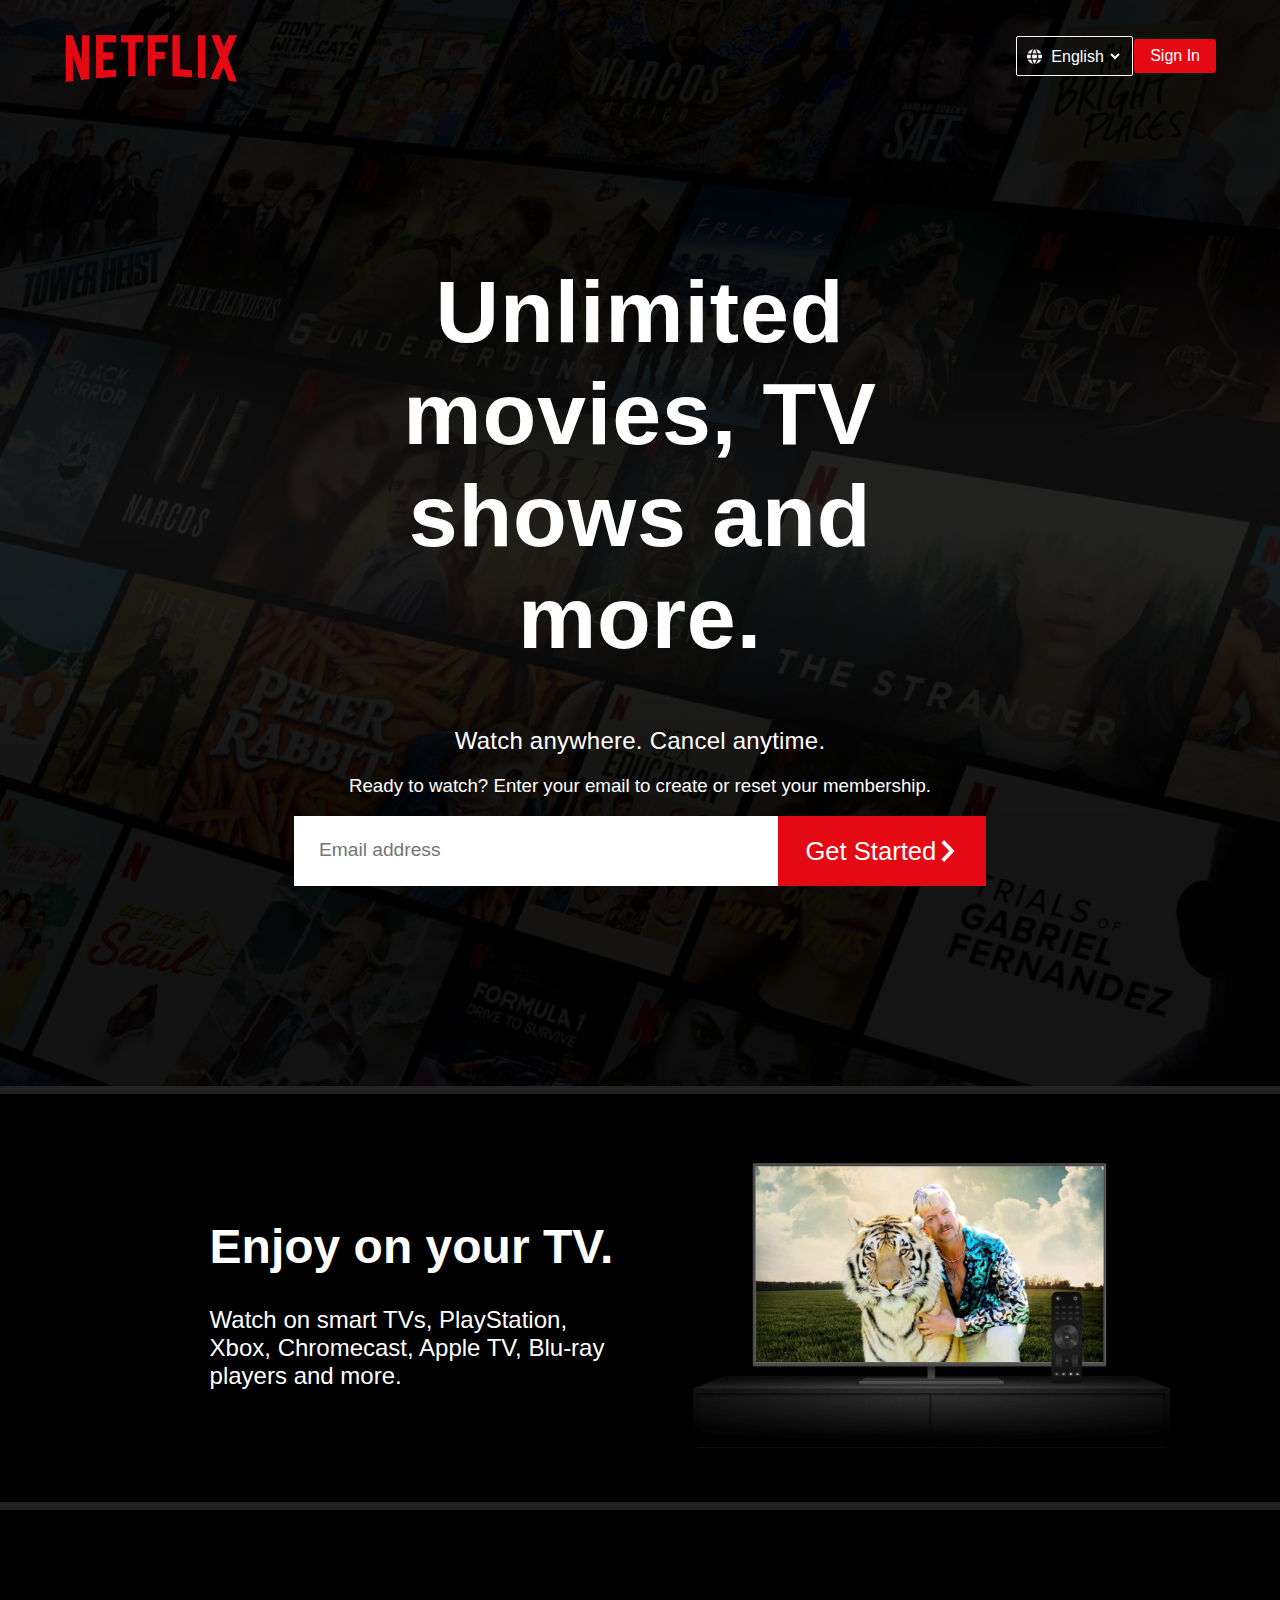
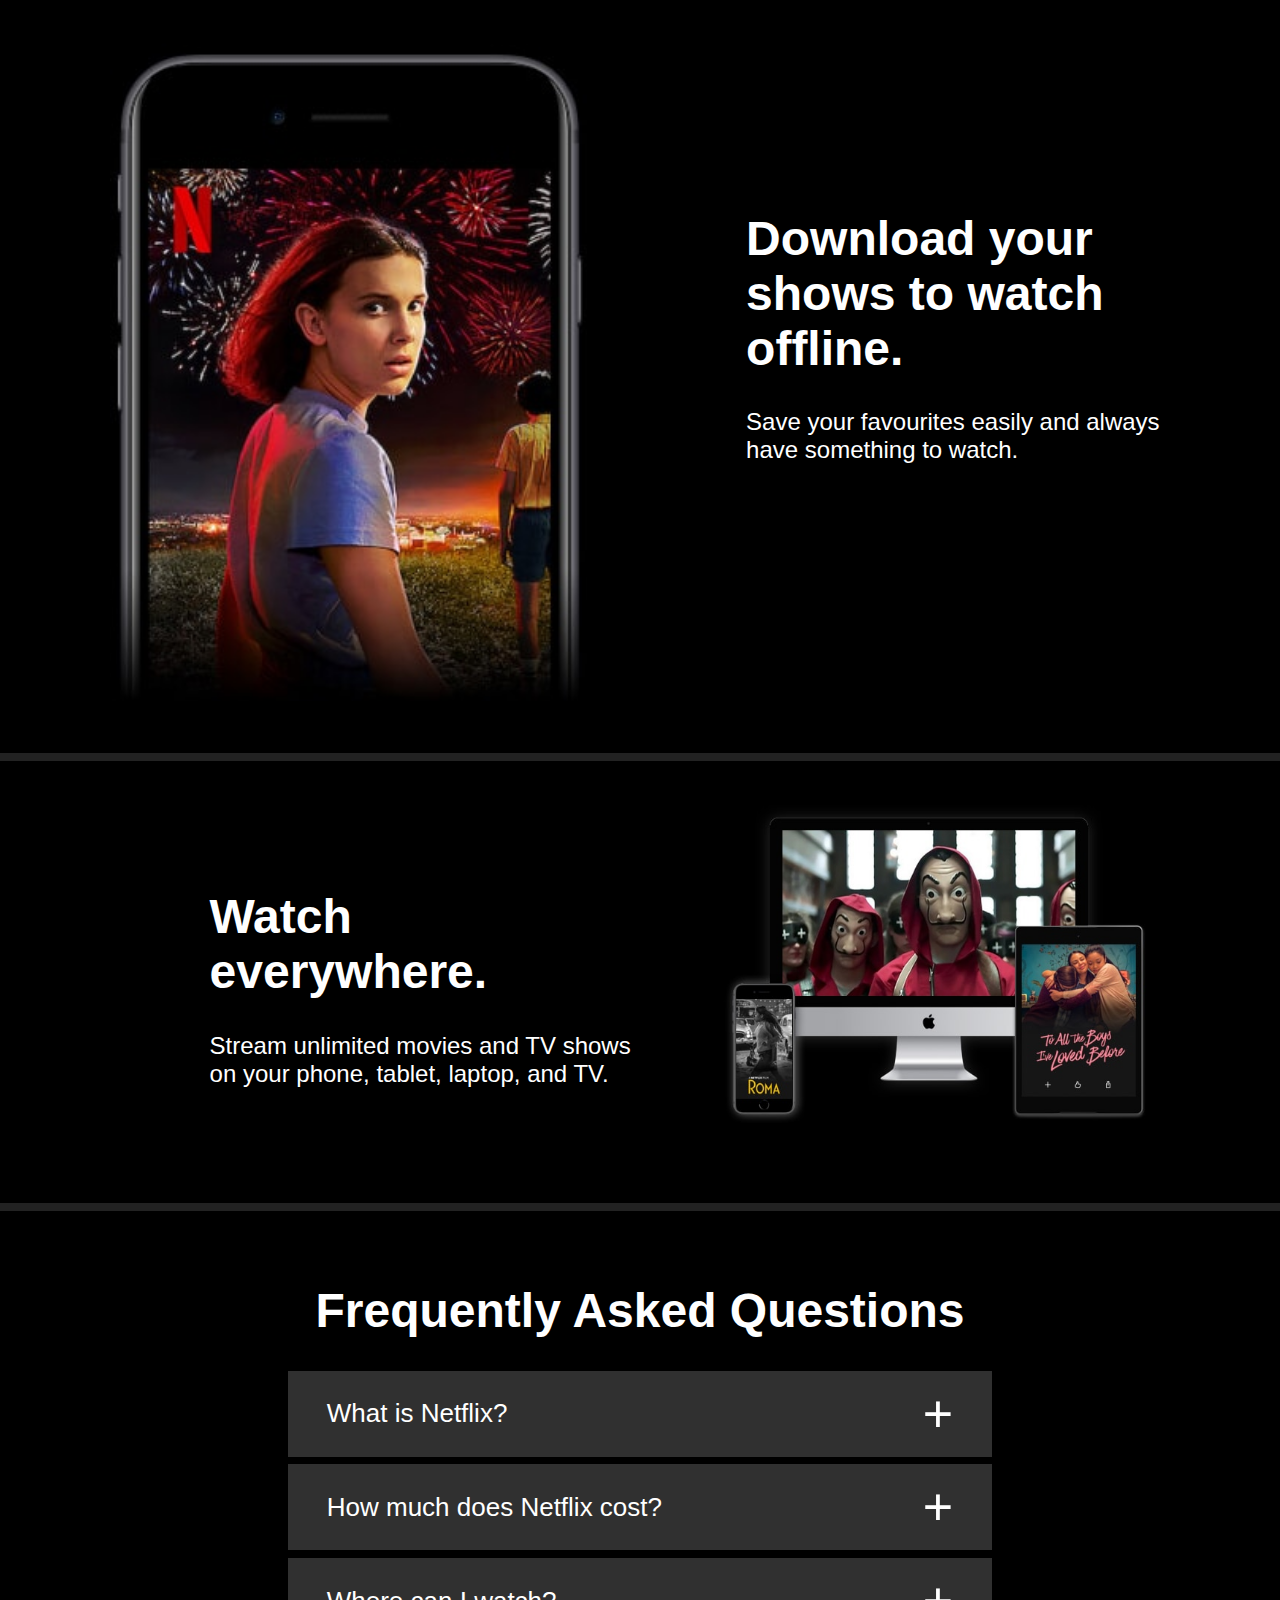
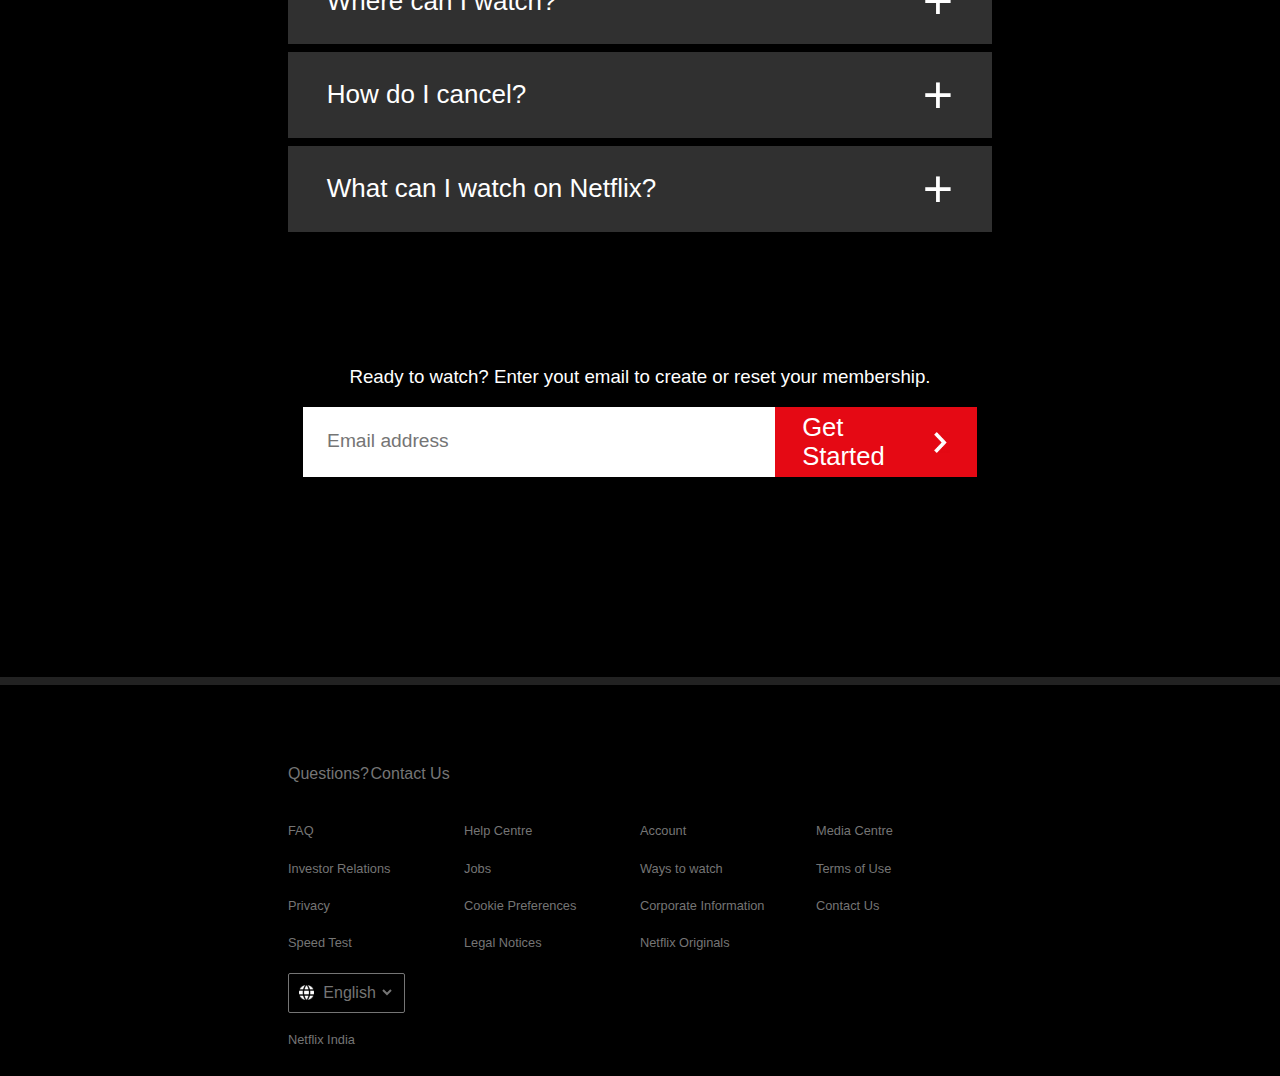
<file: index.html>
<!DOCTYPE html>
<html lang="en">
  <head>
    <meta charset="UTF-8" />
    <meta http-equiv="X-UA-Compatible" content="IE=edge" />
    <meta name="viewport" content="width=device-width, initial-scale=1.0" />
    <link rel="icon" href="./images/Misc/logo.png" type="image/x-icon" />
    <title>Netflix India – Watch TV Shows Online, Watch Movies Online (Clone)</title>
    <link rel="stylesheet" href="style.css" />
  </head>
  <body>
    <div class="main_upper">
      <!-- nav -->
      <header class="top_nav container-flex">
        <div class="logo">
          <a href="index.html"
            >
            <img src="./images/Misc/logo1.png" alt="Netflix Logo" class="logo_img"
          /></a>
        </div>
        <div class="options container-flex">
          <div class="lang_sel">
            <div class="lang lang-flex">
              <img src="./images/Misc/glob_log.png" alt="Globe Icon">
              <select name="language" id="lang" class="sel_lan">
                <option value="eng">English</option>
                <option value="hin">Hindi</option>
                <option value="spn">Spanish</option>
                <option value="fre">French</option>
                <option value="itl">Italian</option>
              </select>
            </div>
          </div>
          <a href="SignIn.html" class="signin">Sign In</a>
        </div>
      </header>

      <!-- upper body -->
      <section class="upper">
        <div class="main_body">
          <div class="main_head_text">
            <h1>Unlimited movies, TV shows and more.</h1>
          </div>
          <div class="sub_head_text">
            <h2>Watch anywhere. Cancel anytime.</h2>
          </div>
          <div class="email_head">
            <h3>
              Ready to watch? Enter your email to create or reset your membership.
            </h3>
          </div>
          <div class="grab_info container-flex">
            <div class="email_space">
            <input type="text" placeholder=" Email address" required />
            </div>
            
            <div class="send_info">
               <a href="SignUp.html">
                 <button>Get Started
                  <img src="./images/Misc/arrow_head.png" alt="Arrow Head">
                 </button>
               </a>
            </div>
            
          </div>
        </div>
      </section>
    </div>

    <!-- sub body 1 -->
    <div class="subsec">
      <section class="info_sec container-flex">
        <div class="features">
          <h1>Enjoy on your TV.</h1>
          <h2>
            Watch on smart TVs, PlayStation, Xbox, Chromecast, Apple TV, Blu-ray players and more.
          </h2>
        </div>
        <div class="img_inf">
          <img src="./images/Misc/TV.jpg" alt="Netflix TV" >
        </div>  
        </div>
      </section>
    </div>

    <!-- sub body 2 -->
    <div class="subsec">
      <section class="info_sec container-flex">
        <div class="img_inf">
          
          <img src="./images/Misc/Mobile.jpg" alt="Netflix Mobile" >
        </div>
        <div class="features">
          <h1>Download your shows to watch offline.</h1>
          <h2>
            Save your favourites easily and always have something to watch.
          </h2>
        </div>
      </section>
    </div>

    <!-- sub body 3 -->
    <div class="subsec">
      <section class="info_sec container-flex">
        <div class="features">
          <h1>Watch everywhere.</h1>
          <h2>
            Stream unlimited movies and TV shows on your phone, tablet, laptop,
            and TV.
          </h2>
        </div>
        <div class="img_inf">
          
          <img src="./images/Misc/Devices.jpg" alt="Device-Pile-In" >
        </div>
      </section>
    </div>

    <!-- faq section -->
    <div class="ask">
      <section class="faq">
        <h1>Frequently Asked Questions</h1>
        
        <div class="questions_list">
          <ul class="disp_info">
            <li>
              <button type="button" class="container-flex faq_list_item" id="ans">
                    <div class="question qtext" id="qs">What is Netflix?</div>
                    <div class="plus qtext" style="font-size: 2em" id="qs">+</div>
              </button>
            
              <div class="noanswer" id="ans">
                Netflix is a streaming service that offers a wide variety of
                award-winning TV shows, movies, anime, documentaries and more – on
                thousands of internet-connected devices.<br /><br />You can watch
                as much as you want, whenever you want, without a single ad – all
                for one low monthly price. There's always something new to
                discover, and new TV shows and movies are added every week!
              </div>
            </li>

            <li>
              <button type="button" class="container-flex faq_list_item" id="ques">
                <div class="question qtext" id="qs">How much does Netflix cost?</div>
                <div class="plus qtext" style="font-size: 2em" id="qs">+</div>
              </button>
              
              <div class="noanswer" id="ans">
                Watch Netflix on your smartphone, tablet, Smart TV, laptop, or
                streaming device, all for one fixed monthly fee. Plans range from
                ₹ 149 to ₹ 649 a month. No extra costs, no contracts.
              </div>
            </li>
            
            <li>
              <button type="button" class="container-flex faq_list_item" id="ques">
                <div class="question qtext" id="qs">Where can I watch?</div>
                <div class="plus qtext" id="qs" style="font-size: 2em">+</div>
              </button>
            
            
              <div class="noanswer" id="ans">
                  Watch anywhere, anytime, on an unlimited number of devices. Sign
                  in with your Netflix account to watch instantly on the web at
                  netflix.com from your personal computer or on any
                  internet-connected device that offers the Netflix app, including
                  smart TVs, smartphones, tablets, streaming media players and game
                  consoles.<br /><br />You can also download your favourite shows
                  with the iOS, Android, or Windows 10 app. Use downloads to watch
                  while you're on the go and without an internet connection. Take
                  Netflix with you anywhere.
              </div>
            </li>
            
            <li>
              <button type="button" class="container-flex faq_list_item" id="ques">
                <div class="question qtext" id="qs">How do I cancel?</div>
                <div class="plus qtext" id="qs" style="font-size: 2em">+</div>
              </button>
            
              <div class="noanswer" id="ans">
                    Netflix is flexible. There are no annoying contracts and no
                    commitments. You can easily cancel your account online in two
                    clicks.There are no cancellation fees – start or stop your account
                    anytime.
              </div>
            </li>
              
            <li>
              <button type="button" class="container-flex faq_list_item" id="ques">
                <div class="question qtext" id="qs">What can I watch on Netflix?</div>
                <div class="plus qtext" id="qs" style="font-size: 2em">+</div>
              </button>
            
          
              <div class="noanswer" id="ans">
                  Netflix has an extensive library of feature films, documentaries,
                  TV shows, anime, award-winning Netflix originals, and more. Watch
                  as much as you want, anytime you want.
              </div>
            </li>              
          </ul>
        </div>
      </section>
      <section class="upper">
        <div class="main_body main_body2">
          
          <div class="email_head">
            <h3>
              Ready to watch? Enter yout email to create or reset your
              membership.
            </h3>
          </div>
          <div class="grab_info2 container-flex">
            <div class="email_space">
            <input type="text" placeholder=" Email address" required />
            </div>
            <div class="send_info2">
             <a href="SignUp.html">
               <button class="sec_button">Get Started
                <img src="./images/Misc/arrow_head.png" alt="arrow-head">
               </button>
             </a>
            </div>
          </div>
        </div>
      </section>
    </div>

    <div class="footer">
      <div class="foot_bod">
        <div class="contact2 container-flex">
          <div>Questions?</div>
          <div><a href="https://help.netflix.com/en/contactus">Contact Us</a></div>
        </div>
        <div class="opt_list">
          <ul>
            <div class="lst_items container-flex">
              <li><a href="https://help.netflix.com/en/node/412">FAQ</a></li>
              <li><a href="https://help.netflix.com/en/">Help Centre</a></li>
              <li><a href="SignIn.html">Account</a></li>
              <li><a href="https://media.netflix.com/en/">Media Centre</a></li>
            </div>
            <div class="lst_items container-flex">
              <li><a href="https://ir.netflix.net/ir-overview/profile/default.aspx">Investor Relations</a></li>
              <li><a href="https://jobs.netflix.com/">Jobs</a></li>
              <li><a href="https://devices.netflix.com/en/">Ways to watch</a></li>
              <li><a href="https://help.netflix.com/legal/termsofuse">Terms of Use</a></li>
            </div>
            <div class="lst_items container-flex">
              <li><a href="https://help.netflix.com/legal/privacy">Privacy</a></li>
              <li><a href="#">Cookie Preferences</a></li>
              <li><a href="https://help.netflix.com/legal/corpinfo">Corporate Information</a></li>
              <li><a href="https://help.netflix.com/en/contactus">Contact Us</a></li>
            </div>
            <div class="lst_items container-flex">
              <li><a href="https://fast.com/">Speed Test</a></li>
              <li><a href="https://help.netflix.com/legal/notices">Legal Notices</a></li>
              <li><a href="Browse.html">Netflix Originals</a></li>
            </div>
          </ul>
        </div>
        <div class="lang_sel2">
          <div class="lang2 lang-flex">
            <img src="./images/Misc/glob_log.png" alt="Globe Icon">
            <select name="language" id="lang" class="sel_lan">
              <option value="eng">English</option>
              <option value="hin">Hindi</option>
              <option value="spn">Spanish</option>
              <option value="fre">French</option>
              <option value="itl">Italian</option>
            </select>
          </div>
        </div>
        <p>Netflix India</p>
      </div>
    </div>
    <script src="index.js">
    </script>
  </body>
</html>
</file>
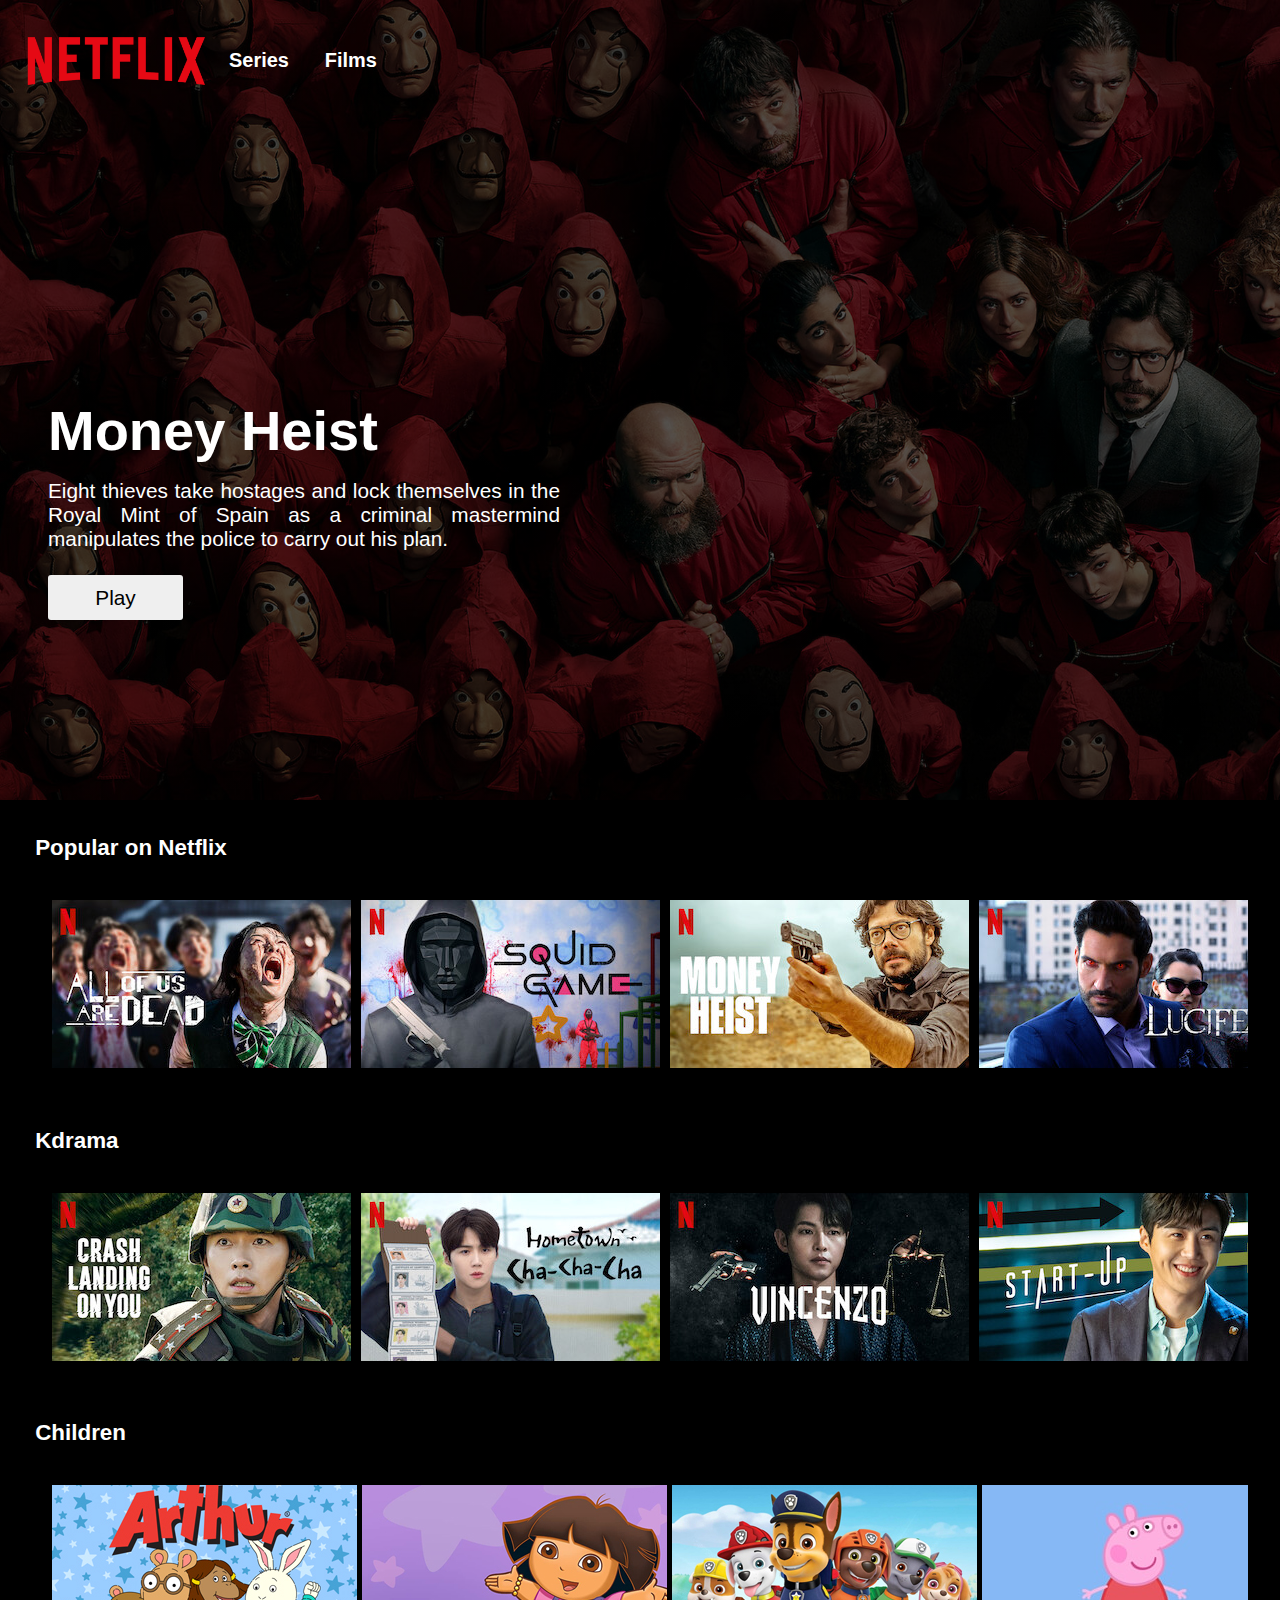
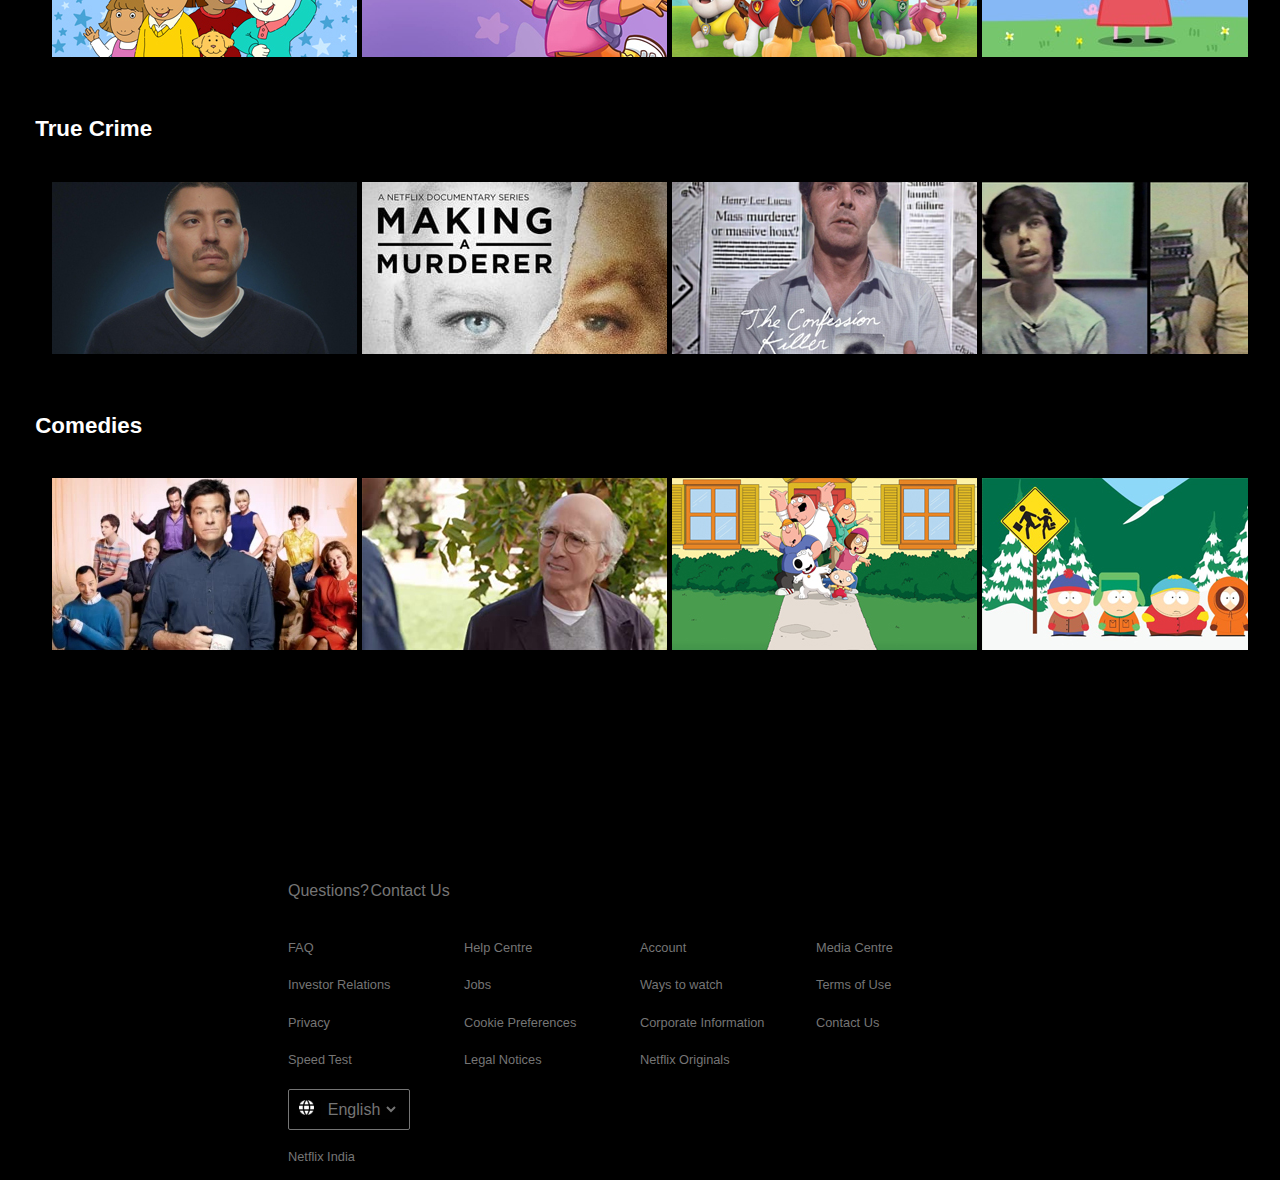
<file: Browse.html>
<!DOCTYPE html>
<html lang="en">
  <head>
    <meta charset="UTF-8" />
    <meta http-equiv="X-UA-Compatible" content="IE=edge" />
    <meta name="viewport" content="width=device-width, initial-scale=1.0" />
    <link rel="icon" href="./images/Misc/logo.png" type="image/x-icon" />
    <title>Netflix - Browse (Clone)</title>
    <link rel="stylesheet" href="browse.css" />
  </head>
  <body>
    <video
      src="./images/net_video.mp4"
      controls
      class="vid"
      id="video1"
    ></video>
    <div class="overlay" id="over"></div>
    <div class="upper_bod">
      <header class="nav container-flex">
        <a href="index.html" class="logo">
          <img src="./images/Misc/logo1.png" alt="Netflix Logo" />
        </a>
        <div class="series_opt">
          <a href="Browse.html"><h5>Series</h5></a>
        </div>
        <div class="film_opt">
          <a href="Films.html"><h5>Films</h5></a>
        </div>
      </header>
      <section class="head_con">
        <div class="top-content">
          <div class="main_head">
            <h1>Money Heist</h1>
          </div>
          <div class="desc">
            <p>
              Eight thieves take hostages and lock themselves in the Royal Mint
              of Spain as a criminal mastermind manipulates the police to carry
              out his plan.
            </p>
          </div>
          <div class="vplay">
            <input type="button" value="Play" class="play_vid" />
          </div>
        </div>
      </section>
    </div>

    <div class="sec">
      <section class="Popular">
        <div class="sec_header">
          <h3>Popular on Netflix</h3>
        </div>
        <div class="series_sec">
          <div class="series_img">
            <img
              src="./images/Browse/Series/Popular/1.jpg"
              alt="All of us are dead"
              class="vplay"
            />
          </div>
          <div class="series_img">
            <img
              src="./images/Browse/Series/Popular/2.jpg"
              alt="Squid Game"
              class="vplay"
            />
          </div>
          <div class="series_img">
            <img
              src="./images/Browse/Series/Popular/3.jpg"
              alt="Money Heist"
              class="vplay"
            />
          </div>
          <div class="series_img">
            <img
              src="./images/Browse/Series/Popular/4.jpg"
              alt="Lucifer"
              class="vplay"
            />
          </div>
          <div class="series_img">
            <img
              src="./images/Browse/Series/Popular/5.jpg"
              alt="Stranger Things"
              class="vplay"
            />
          </div>
          <div class="series_img">
            <img
              src="./images/Browse/Series/Popular/1.jpg"
              alt="All of us are dead"
              class="vplay"
            />
          </div>
          <div class="series_img">
            <img
              src="./images/Browse/Series/Popular/2.jpg"
              alt="Squid Game"
              class="vplay"
            />
          </div>
          <div class="series_img">
            <img
              src="./images/Browse/Series/Popular/3.jpg"
              alt="Money Heist"
              class="vplay"
            />
          </div>
          <div class="series_img">
            <img
              src="./images/Browse/Series/Popular/4.jpg"
              alt="Lucifer"
              class="vplay"
            />
          </div>
          <div class="series_img">
            <img
              src="./images/Browse/Series/Popular/5.jpg"
              alt="Stranger Things"
              class="vplay"
            />
          </div>
        </div>
      </section>

      <section class="Kdrama">
        <div class="sec_header">
          <h3>Kdrama</h3>
        </div>
        <div class="series_sec">
          <div class="series_img">
            <img
              src="./images/Browse/Series/Kdrama/1.jpg"
              alt="Crash Landing On You"
              class="vplay"
            />
          </div>
          <div class="series_img">
            <img
              src="./images/Browse/Series/Kdrama/2.jpg"
              alt="Hometown Cha Cha Cha"
              class="vplay"
            />
          </div>
          <div class="series_img">
            <img
              src="./images/Browse/Series/Kdrama/3.jpg"
              alt="Vincenzo"
              class="vplay"
            />
          </div>
          <div class="series_img">
            <img
              src="./images/Browse/Series/Kdrama/4.jpg"
              alt="Start Up"
              class="vplay"
            />
          </div>
          <div class="series_img">
            <img
              src="./images/Browse/Series/Kdrama/5.jpg"
              alt="Arthdal Chronicles"
              class="vplay"
            />
          </div>
          <div class="series_img">
            <img
              src="./images/Browse/Series/Kdrama/1.jpg"
              alt="Crash Landing On You"
              class="vplay"
            />
          </div>
          <div class="series_img">
            <img
              src="./images/Browse/Series/Kdrama/2.jpg"
              alt="Hometown Cha Cha Cha"
              class="vplay"
            />
          </div>
          <div class="series_img">
            <img
              src="./images/Browse/Series/Kdrama/3.jpg"
              alt="Vincenzo"
              class="vplay"
            />
          </div>
          <div class="series_img">
            <img
              src="./images/Browse/Series/Kdrama/4.jpg"
              alt="Start Up"
              class="vplay"
            />
          </div>
          <div class="series_img">
            <img
              src="./images/Browse/Series/Kdrama/5.jpg"
              alt="Arthdal Chronicles"
              class="vplay"
            />
          </div>
        </div>
      </section>

      <section class="Children">
        <div class="sec_header">
          <h3>Children</h3>
        </div>
        <div class="series_sec">
          <div class="series_img">
            <img
              src="./images/Browse/Series/Children/1.jpg"
              alt="Arthur"
              class="vplay"
            />
          </div>
          <div class="series_img">
            <img
              src="./images/Browse/Series/Children/2.jpg"
              alt="Dora The Explorer"
              class="vplay"
            />
          </div>
          <div class="series_img">
            <img
              src="./images/Browse/Series/Children/3.jpg"
              alt="Paw Patrol"
              class="vplay"
            />
          </div>
          <div class="series_img">
            <img
              src="./images/Browse/Series/Children/4.jpg"
              alt="Peppa Pig"
              class="vplay"
            />
          </div>
          <div class="series_img">
            <img
              src="./images/Browse/Series/Children/5.jpg"
              alt="Spongebob SquarePants"
              class="vplay"
            />
          </div>
          <div class="series_img">
            <img
              src="./images/Browse/Series/Children/1.jpg"
              alt="Arthur"
              class="vplay"
            />
          </div>
          <div class="series_img">
            <img
              src="./images/Browse/Series/Children/2.jpg"
              alt="Dora The Explorer"
              class="vplay"
            />
          </div>
          <div class="series_img">
            <img
              src="./images/Browse/Series/Children/3.jpg"
              alt="Paw Patrol"
              class="vplay"
            />
          </div>
          <div class="series_img">
            <img
              src="./images/Browse/Series/Children/4.jpg"
              alt="Peppa Pig"
              class="vplay"
            />
          </div>
          <div class="series_img">
            <img
              src="./images/Browse/Series/Children/5.jpg"
              alt="Spongebob SquarePants"
              class="vplay"
            />
          </div>
        </div>
      </section>

      <section class="TrueCrime">
        <div class="sec_header">
          <h3>True Crime</h3>
        </div>
        <div class="series_sec">
          <div class="series_img">
            <img
              src="./images/Browse/Series/TrueCrime/1.jpg"
              alt="Long Shot"
              class="vplay"
            />
          </div>
          <div class="series_img">
            <img
              src="./images/Browse/Series/TrueCrime/2.jpg"
              alt="Making a murderer"
              class="vplay"
            />
          </div>
          <div class="series_img">
            <img
              src="./images/Browse/Series/TrueCrime/3.jpg"
              alt="The Confession Killer"
              class="vplay"
            />
          </div>
          <div class="series_img">
            <img
              src="./images/Browse/Series/TrueCrime/4.jpg"
              alt="The Innocent Man"
              class="vplay"
            />
          </div>
          <div class="series_img">
            <img
              src="./images/Browse/Series/TrueCrime/5.jpg"
              alt="The Staircase"
              class="vplay"
            />
          </div>
          <div class="series_img">
            <img
              src="./images/Browse/Series/TrueCrime/1.jpg"
              alt="Long Shot"
              class="vplay"
            />
          </div>
          <div class="series_img">
            <img
              src="./images/Browse/Series/TrueCrime/2.jpg"
              alt="Making a murderer"
              class="vplay"
            />
          </div>
          <div class="series_img">
            <img
              src="./images/Browse/Series/TrueCrime/3.jpg"
              alt="The Confession Killer"
              class="vplay"
            />
          </div>
          <div class="series_img">
            <img
              src="./images/Browse/Series/TrueCrime/4.jpg"
              alt="The Innocent Man"
              class="vplay"
            />
          </div>
          <div class="series_img">
            <img
              src="./images/Browse/Series/TrueCrime/5.jpg"
              alt="The Staircase"
              class="vplay"
            />
          </div>
        </div>
      </section>

      <section class="Comedies">
        <div class="sec_header">
          <h3>Comedies</h3>
        </div>
        <div class="series_sec">
          <div class="series_img">
            <img
              src="./images/Browse/Series/Comedies/1.jpg"
              alt="Arrested Development"
              class="vplay"
            />
          </div>
          <div class="series_img">
            <img
              src="./images/Browse/Series/Comedies/2.jpg"
              alt="Curb Your Enthusiasm"
              class="vplay"
            />
          </div>
          <div class="series_img">
            <img
              src="./images/Browse/Series/Comedies/3.jpg"
              alt="Family Guy"
              class="vplay"
            />
          </div>
          <div class="series_img">
            <img
              src="./images/Browse/Series/Comedies/4.jpg"
              alt="South Park"
              class="vplay"
            />
          </div>
          <div class="series_img">
            <img
              src="./images/Browse/Series/Comedies/5.jpg"
              alt="The Office"
              class="vplay"
            />
          </div>
          <div class="series_img">
            <img
              src="./images/Browse/Series/Comedies/1.jpg"
              alt="Arrested Development"
              class="vplay"
            />
          </div>
          <div class="series_img">
            <img
              src="./images/Browse/Series/Comedies/2.jpg"
              alt="Curb Your Enthusiasm"
              class="vplay"
            />
          </div>
          <div class="series_img">
            <img
              src="./images/Browse/Series/Comedies/3.jpg"
              alt="Family Guy"
              class="vplay"
            />
          </div>
          <div class="series_img">
            <img
              src="./images/Browse/Series/Comedies/4.jpg"
              alt="South Park"
              class="vplay"
            />
          </div>
          <div class="series_img">
            <img
              src="./images/Browse/Series/Comedies/5.jpg"
              alt="The Office"
              class="vplay"
            />
          </div>
        </div>
      </section>
    </div>

    <div class="footer">
      <div class="foot_bod">
        <div class="contact2 container-flex">
          <div>Questions?</div>
          <div>
            <a href="https://help.netflix.com/en/contactus">Contact Us</a>
          </div>
        </div>
        <div class="opt_list">
          <ul>
            <div class="lst_items container-flex">
              <li><a href="https://help.netflix.com/en/node/412">FAQ</a></li>
              <li><a href="https://help.netflix.com/en/">Help Centre</a></li>
              <li><a href="SignIn.html">Account</a></li>
              <li><a href="https://media.netflix.com/en/">Media Centre</a></li>
            </div>
            <div class="lst_items container-flex">
              <li>
                <a
                  href="https://ir.netflix.net/ir-overview/profile/default.aspx"
                  >Investor Relations</a
                >
              </li>
              <li><a href="https://jobs.netflix.com/">Jobs</a></li>
              <li>
                <a href="https://devices.netflix.com/en/">Ways to watch</a>
              </li>
              <li>
                <a href="https://help.netflix.com/legal/termsofuse"
                  >Terms of Use</a
                >
              </li>
            </div>
            <div class="lst_items container-flex">
              <li>
                <a href="https://help.netflix.com/legal/privacy">Privacy</a>
              </li>
              <li><a href="#">Cookie Preferences</a></li>
              <li>
                <a href="https://help.netflix.com/legal/corpinfo"
                  >Corporate Information</a
                >
              </li>
              <li>
                <a href="https://help.netflix.com/en/contactus">Contact Us</a>
              </li>
            </div>
            <div class="lst_items container-flex">
              <li><a href="https://fast.com/">Speed Test</a></li>
              <li>
                <a href="https://help.netflix.com/legal/notices"
                  >Legal Notices</a
                >
              </li>
              <li><a href="Browse.html">Netflix Originals</a></li>
            </div>
          </ul>
        </div>
        <div class="lang_sel2">
          <div class="lang2 lang-flex">
            <img src="./images/Misc/glob_log.png" alt="Globe Icon" />
            <select name="language" id="lang" class="sel_lan">
              <option value="eng">English</option>
              <option value="hin">Hindi</option>
              <option value="spn">Spanish</option>
              <option value="fre">French</option>
              <option value="itl">Italian</option>
            </select>
          </div>
        </div>
        <p>Netflix India</p>
      </div>
    </div>

    <script src="browse.js"></script>
  </body>
</html>
</file>
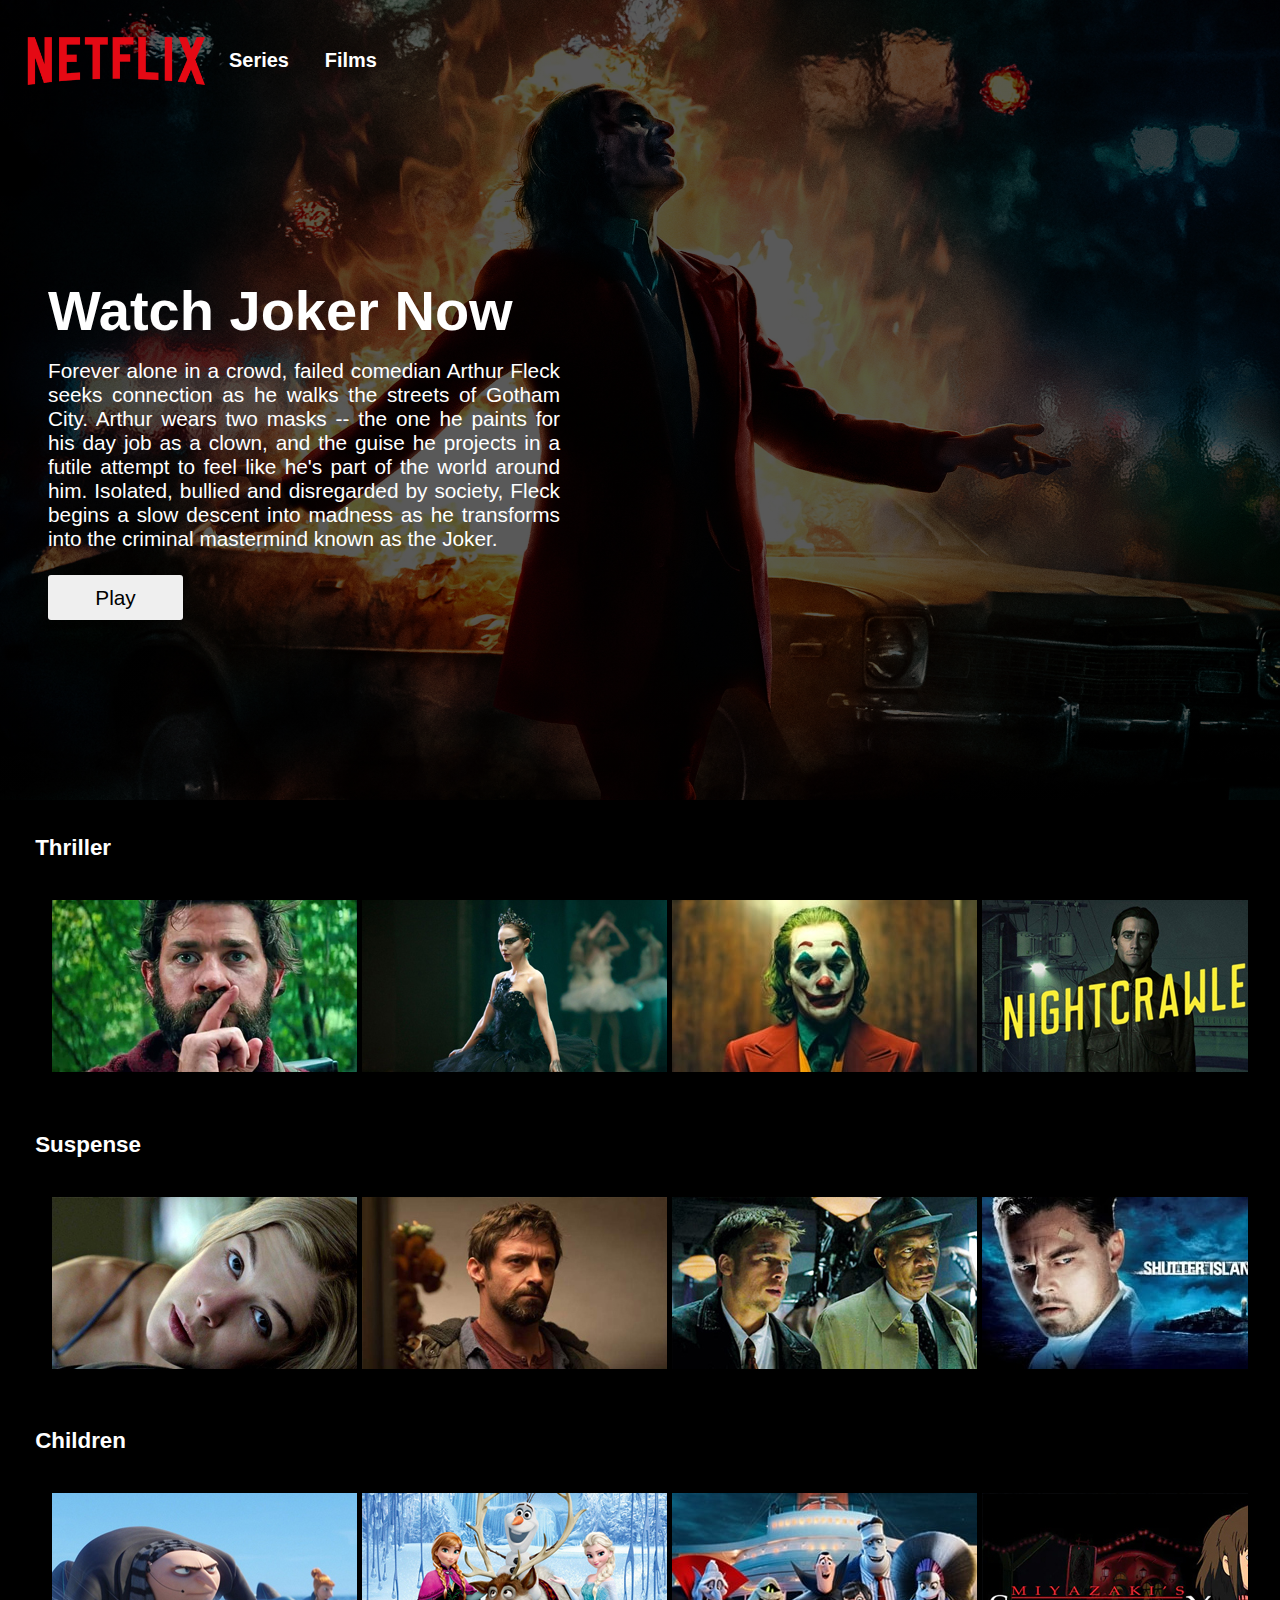
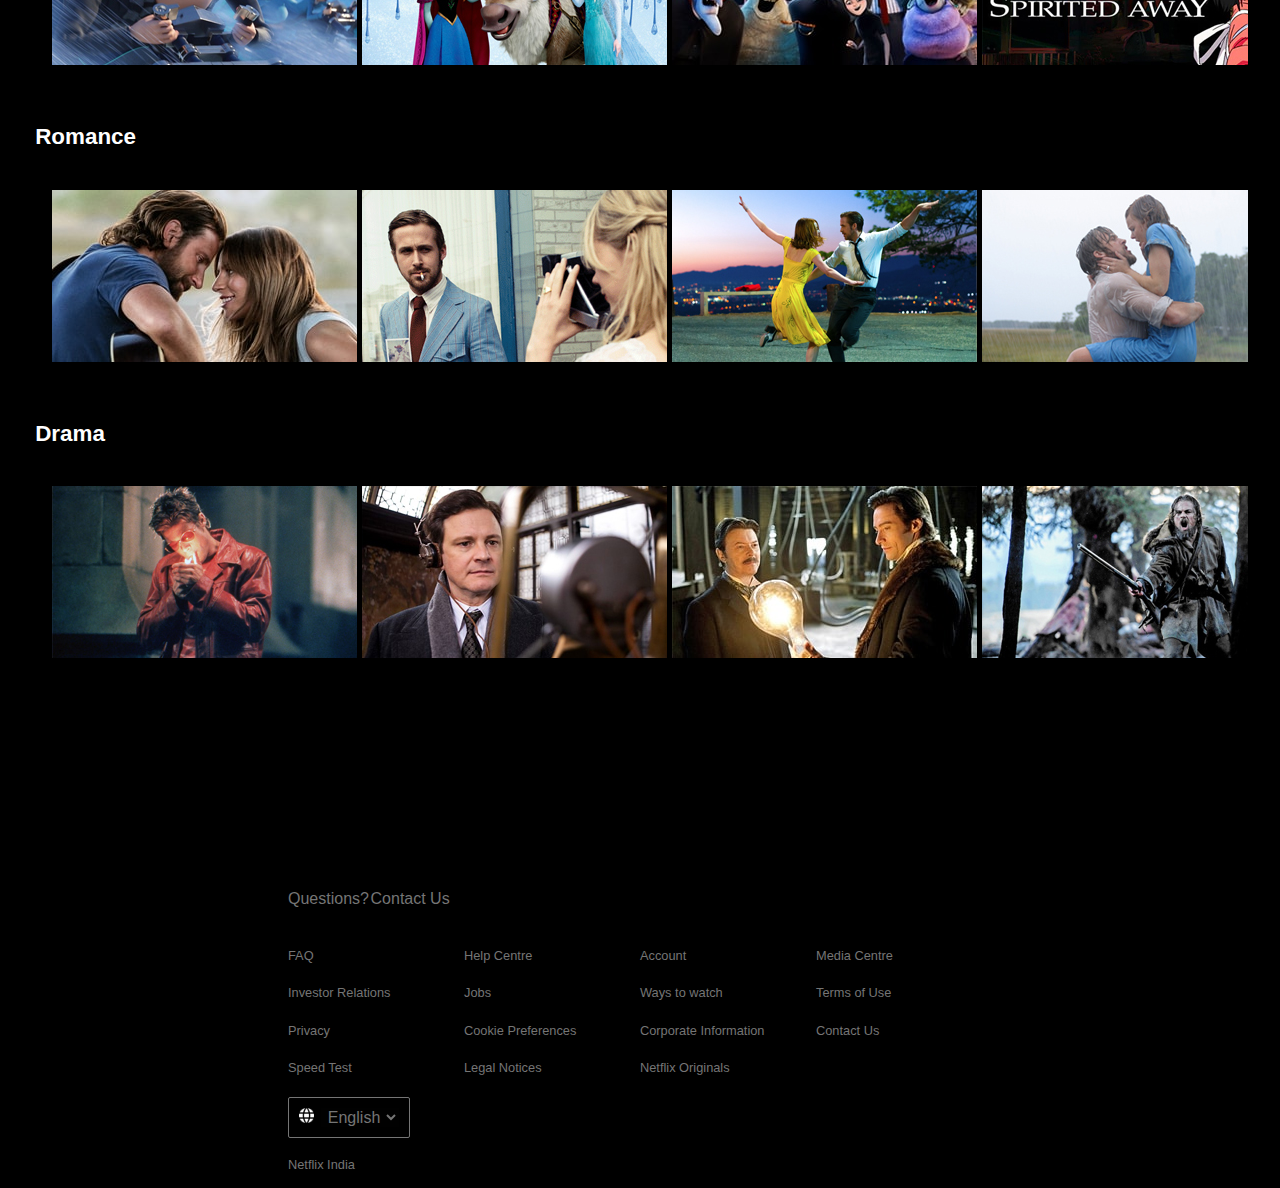
<file: Films.html>
<!DOCTYPE html>
<html lang="en">
  <head>
    <meta charset="UTF-8" />
    <meta http-equiv="X-UA-Compatible" content="IE=edge" />
    <meta name="viewport" content="width=device-width, initial-scale=1.0" />
    <link rel="icon" href="./images/Misc/logo.png" type="image/x-icon" />
    <title>Netflix - Browse (Clone)</title>
    <link rel="stylesheet" href="browse.css" />
  </head>
  <body>
    <video
      src="./images/net_video.mp4"
      controls
      class="vid"
      id="video1"
    ></video>
    <div class="overlay" id="over"></div>
    <div class="upper_bod1">
      <header class="nav container-flex">
        <a href="index.html" class="logo">
          <img src="./images/Misc/logo1.png" alt="Netflix Logo" />
        </a>
        <div class="series_opt">
          <a href="Browse.html"><h5>Series</h5></a>
        </div>
        <div class="film_opt">
          <a href="Films.html"><h5>Films</h5></a>
        </div>
      </header>
      <section class="head_con">
        <div class="top-content">
          <div class="main_head">
            <h1>Watch Joker Now</h1>
          </div>
          <div class="desc">
            <p>
              Forever alone in a crowd, failed comedian Arthur Fleck seeks
              connection as he walks the streets of Gotham City. Arthur wears
              two masks -- the one he paints for his day job as a clown, and the
              guise he projects in a futile attempt to feel like he's part of
              the world around him. Isolated, bullied and disregarded by
              society, Fleck begins a slow descent into madness as he transforms
              into the criminal mastermind known as the Joker.
            </p>
          </div>
          <div class="vplay">
            <input type="button" value="Play" class="play_vid" />
          </div>
        </div>
      </section>
    </div>

    <div class="sec">
      <section class="Thriller">
        <div class="sec_header">
          <h3>Thriller</h3>
        </div>
        <div class="film_sec">
          <div class="film_img">
            <img
              src="./images/Browse/Movies/Thriller/1.jpg"
              alt="A Quiet Place"
              class="vplay"
            />
          </div>
          <div class="film_img">
            <img
              src="./images/Browse/Movies/Thriller/2.jpg"
              alt="Black Swan"
              class="vplay"
            />
          </div>
          <div class="film_img">
            <img
              src="./images/Browse/Movies/Thriller/3.jpg"
              alt="Joker"
              class="vplay"
            />
          </div>
          <div class="film_img">
            <img
              src="./images/Browse/Movies/Thriller/4.jpg"
              alt="Night Crawler"
              class="vplay"
            />
          </div>
          <div class="film_img">
            <img
              src="./images/Browse/Movies/Thriller/5.jpg"
              alt="The Silence of the Lambs"
              class="vplay"
            />
          </div>
          <div class="film_img">
            <img
              src="./images/Browse/Movies/Thriller/1.jpg"
              alt="A Quiet Place"
              class="vplay"
            />
          </div>
          <div class="film_img">
            <img
              src="./images/Browse/Movies/Thriller/2.jpg"
              alt="Black Swan"
              class="vplay"
            />
          </div>
          <div class="film_img">
            <img
              src="./images/Browse/Movies/Thriller/3.jpg"
              alt="Joker"
              class="vplay"
            />
          </div>
          <div class="film_img">
            <img
              src="./images/Browse/Movies/Thriller/4.jpg"
              alt="Night Crawler"
              class="vplay"
            />
          </div>
          <div class="film_img">
            <img
              src="./images/Browse/Movies/Thriller/5.jpg"
              alt="The Silence of the Lambs"
              class="vplay"
            />
          </div>
        </div>
      </section>

      <section class="Suspense">
        <div class="sec_header">
          <h3>Suspense</h3>
        </div>
        <div class="film_sec">
          <div class="film_img">
            <img
              src="./images/Browse/Movies/Suspense/1.jpg"
              alt="Gone Girl"
              class="vplay"
            />
          </div>
          <div class="film_img">
            <img
              src="./images/Browse/Movies/Suspense/2.jpg"
              alt="Prisoners"
              class="vplay"
            />
          </div>
          <div class="film_img">
            <img
              src="./images/Browse/Movies/Suspense/3.jpg"
              alt="Seven"
              class="vplay"
            />
          </div>
          <div class="film_img">
            <img
              src="./images/Browse/Movies/Suspense/4.jpg"
              alt="Shutter Island"
              class="vplay"
            />
          </div>
          <div class="film_img">
            <img
              src="./images/Browse/Movies/Suspense/5.jpg"
              alt="Zodiac"
              class="vplay"
            />
          </div>
          <div class="film_img">
            <img
              src="./images/Browse/Movies/Suspense/1.jpg"
              alt="Gone Girl"
              class="vplay"
            />
          </div>
          <div class="film_img">
            <img
              src="./images/Browse/Movies/Suspense/2.jpg"
              alt="Prisoners"
              class="vplay"
            />
          </div>
          <div class="film_img">
            <img
              src="./images/Browse/Movies/Suspense/3.jpg"
              alt="Seven"
              class="vplay"
            />
          </div>
          <div class="film_img">
            <img
              src="./images/Browse/Movies/Suspense/4.jpg"
              alt="Shutter Island"
              class="vplay"
            />
          </div>
          <div class="film_img">
            <img
              src="./images/Browse/Movies/Suspense/5.jpg"
              alt="Zodiac"
              class="vplay"
            />
          </div>
        </div>
      </section>

      <section class="Children">
        <div class="sec_header">
          <h3>Children</h3>
        </div>
        <div class="film_sec">
          <div class="film_img">
            <img
              src="./images/Browse/Movies/Children/1.jpg"
              alt="Despicable Me"
              class="vplay"
            />
          </div>
          <div class="film_img">
            <img
              src="./images/Browse/Movies/Children/2.jpg"
              alt="Frozen"
              class="vplay"
            />
          </div>
          <div class="film_img">
            <img
              src="./images/Browse/Movies/Children/3.jpg"
              alt="Hotel Transylvania"
              class="vplay"
            />
          </div>
          <div class="film_img">
            <img
              src="./images/Browse/Movies/Children/4.jpg"
              alt="Spirited Away"
              class="vplay"
            />
          </div>
          <div class="film_img">
            <img
              src="./images/Browse/Movies/Children/5.jpg"
              alt="Up"
              class="vplay"
            />
          </div>
          <div class="film_img">
            <img
              src="./images/Browse/Movies/Children/1.jpg"
              alt="Despicable Me"
              class="vplay"
            />
          </div>
          <div class="film_img">
            <img
              src="./images/Browse/Movies/Children/2.jpg"
              alt="Frozen"
              class="vplay"
            />
          </div>
          <div class="film_img">
            <img
              src="./images/Browse/Movies/Children/3.jpg"
              alt="Hotel Transylvania"
              class="vplay"
            />
          </div>
          <div class="film_img">
            <img
              src="./images/Browse/Movies/Children/4.jpg"
              alt="Spirited Away"
              class="vplay"
            />
          </div>
          <div class="film_img">
            <img
              src="./images/Browse/Movies/Children/5.jpg"
              alt="Up"
              class="vplay"
            />
          </div>
        </div>
      </section>

      <section class="Romance">
        <div class="sec_header">
          <h3>Romance</h3>
        </div>
        <div class="film_sec">
          <div class="film_img">
            <img
              src="./images/Browse/Movies/Romance/1.jpg"
              alt="A Star is Born"
              class="vplay"
            />
          </div>
          <div class="film_img">
            <img
              src="./images/Browse/Movies/Romance/2.jpg"
              alt="Blue Valentine"
              class="vplay"
            />
          </div>
          <div class="film_img">
            <img
              src="./images/Browse/Movies/Romance/3.jpg"
              alt="La La Land"
              class="vplay"
            />
          </div>
          <div class="film_img">
            <img
              src="./images/Browse/Movies/Romance/4.jpg"
              alt="The Notebook"
              class="vplay"
            />
          </div>
          <div class="film_img">
            <img
              src="./images/Browse/Movies/Romance/5.jpg"
              alt="Titanic"
              class="vplay"
            />
          </div>
          <div class="film_img">
            <img
              src="./images/Browse/Movies/Romance/1.jpg"
              alt="A Star is Born"
              class="vplay"
            />
          </div>
          <div class="film_img">
            <img
              src="./images/Browse/Movies/Romance/2.jpg"
              alt="Blue Valentine"
              class="vplay"
            />
          </div>
          <div class="film_img">
            <img
              src="./images/Browse/Movies/Romance/3.jpg"
              alt="La La Land"
              class="vplay"
            />
          </div>
          <div class="film_img">
            <img
              src="./images/Browse/Movies/Romance/4.jpg"
              alt="The Notebook"
              class="vplay"
            />
          </div>
          <div class="film_img">
            <img
              src="./images/Browse/Movies/Romance/5.jpg"
              alt="Titanic"
              class="vplay"
            />
          </div>
        </div>
      </section>

      <section class="Drama">
        <div class="sec_header">
          <h3>Drama</h3>
        </div>
        <div class="film_sec">
          <div class="film_img">
            <img
              src="./images/Browse/Movies/Drama/1.jpg"
              alt="Fight Club"
              class="vplay"
            />
          </div>
          <div class="film_img">
            <img
              src="./images/Browse/Movies/Drama/2.jpg"
              alt="King's Speech"
              class="vplay"
            />
          </div>
          <div class="film_img">
            <img
              src="./images/Browse/Movies/Drama/3.jpg"
              alt="The Prestige"
              class="vplay"
            />
          </div>
          <div class="film_img">
            <img
              src="./images/Browse/Movies/Drama/4.jpg"
              alt="The Revenant"
              class="vplay"
            />
          </div>
          <div class="film_img">
            <img
              src="./images/Browse/Movies/Drama/5.jpg"
              alt="The Social Network"
              class="vplay"
            />
          </div>
          <div class="film_img">
            <img
              src="./images/Browse/Movies/Drama/1.jpg"
              alt="Fight Club"
              class="vplay"
            />
          </div>
          <div class="film_img">
            <img
              src="./images/Browse/Movies/Drama/2.jpg"
              alt="King's Speech"
              class="vplay"
            />
          </div>
          <div class="film_img">
            <img
              src="./images/Browse/Movies/Drama/3.jpg"
              alt="The Prestige"
              class="vplay"
            />
          </div>
          <div class="film_img">
            <img
              src="./images/Browse/Movies/Drama/4.jpg"
              alt="The Revenant"
              class="vplay"
            />
          </div>
          <div class="film_img">
            <img
              src="./images/Browse/Movies/Drama/5.jpg"
              alt="The Social Network"
              class="vplay"
            />
          </div>
        </div>
      </section>
    </div>

    <div class="footer">
      <div class="foot_bod">
        <div class="contact2 container-flex">
          <div>Questions?</div>
          <div>
            <a href="https://help.netflix.com/en/contactus">Contact Us</a>
          </div>
        </div>
        <div class="opt_list">
          <ul>
            <div class="lst_items container-flex">
              <li><a href="https://help.netflix.com/en/node/412">FAQ</a></li>
              <li><a href="https://help.netflix.com/en/">Help Centre</a></li>
              <li><a href="SignIn.html">Account</a></li>
              <li><a href="https://media.netflix.com/en/">Media Centre</a></li>
            </div>
            <div class="lst_items container-flex">
              <li>
                <a
                  href="https://ir.netflix.net/ir-overview/profile/default.aspx"
                  >Investor Relations</a
                >
              </li>
              <li><a href="https://jobs.netflix.com/">Jobs</a></li>
              <li>
                <a href="https://devices.netflix.com/en/">Ways to watch</a>
              </li>
              <li>
                <a href="https://help.netflix.com/legal/termsofuse"
                  >Terms of Use</a
                >
              </li>
            </div>
            <div class="lst_items container-flex">
              <li>
                <a href="https://help.netflix.com/legal/privacy">Privacy</a>
              </li>
              <li><a href="#">Cookie Preferences</a></li>
              <li>
                <a href="https://help.netflix.com/legal/corpinfo"
                  >Corporate Information</a
                >
              </li>
              <li>
                <a href="https://help.netflix.com/en/contactus">Contact Us</a>
              </li>
            </div>
            <div class="lst_items container-flex">
              <li><a href="https://fast.com/">Speed Test</a></li>
              <li>
                <a href="https://help.netflix.com/legal/notices"
                  >Legal Notices</a
                >
              </li>
              <li><a href="Browse.html">Netflix Originals</a></li>
            </div>
          </ul>
        </div>
        <div class="lang_sel2">
          <div class="lang2 lang-flex">
            <img src="./images/Misc/glob_log.png" alt="Globe Icon" />
            <select name="language" id="lang" class="sel_lan">
              <option value="eng">English</option>
              <option value="hin">Hindi</option>
              <option value="spn">Spanish</option>
              <option value="fre">French</option>
              <option value="itl">Italian</option>
            </select>
          </div>
        </div>
        <p>Netflix India</p>
      </div>
    </div>

    <script src="browse.js"></script>
  </body>
</html>
</file>
<file: style.css>
@import url("https://fonts.googleapis.com/css2?family=Roboto:wght@300;400;500;700&display=swap");
:root {
  --primary: rgba(0, 0, 0, 0.65);
  --secondary: rgba(0, 0, 0, 0.65);
}

* {
  color: white;
  text-align: center;
  font-family: sans-serif;
}

body {
  background: #222;
  margin: 0;
}

.container-flex {
  display: flex;
  flex-wrap: wrap;
  justify-content: space-between;
}

.main_upper {
  background: linear-gradient(90deg, var(--primary), var(--secondary)),
    url("./images/Misc/BGimg.jpg") no-repeat center center;
  background-size: cover;
  margin-bottom: 8px;
  width: inherit;
}
.top_nav {
  width: 90%;
  margin: auto;
  padding-top: 1.2em;
  min-width: 320px;
}

.logo_img {
  margin-top: 1em;
  height: 2.9em;
  margin-bottom: 1em;
}

.options {
  align-items: center;
  min-width: 200px;
  width: 16%;
}
.lang_sel {
  width: fit-content;
  border: 1px solid white;
  border-radius: 2px;
  padding: 0.6em 0.6em;
  text-align: center;
  margin-bottom: 0.5em;
}

.lang select {
  background: transparent;
}

.lang_sel .sel_lan {
  border: none;
  color: white;
  font-size: 1em;
  text-align: right;
}

.lang-flex {
  display: flex;
  align-items: center;
  justify-content: space-between;
}

.lang_sel .lang img {
  width: 15px;
  margin-right: 3px;
}

.signin {
  padding: 0.5em 1em;
  background: #e50914;
  border-radius: 3px;
  font-size: 1em;
  text-decoration: none;
  margin-bottom: 0.5em;
}

.main_body {
  width: 60%;
  max-width: inherit;
  margin: 0 auto;
  text-align: center;
  padding: 100px 0 200px 0;
}

.main_body .main_head_text {
  font-size: 2.75rem;
  width: 80%;
  margin: auto;
}

.main_body .main_head_text h1 {
  letter-spacing: 0.01em;
  font-weight: 600;
  margin: 0.5 0 0.5em 0;
}

.main_body .sub_head_text h2 {
  font-size: 1.5rem;
  letter-spacing: 0.01em;
  font-weight: 500;
}

.main_body .email_head h3 {
  font-weight: 400;
}

.grab_info {
  width: 90%;
  height: 70px;
  margin: 0 auto;
}

.grab_info2 {
  width: 95%;
  height: 70px;
  margin: 0 auto;
}

.grab_info .email_space,
.grab_info2 .email_space {
  width: 70%;
  height: inherit;
  border: none;
  background: white;
  padding: 0;
  margin: 0;
  margin-bottom: 0.3em;
}

.grab_info .email_space input,
.grab_info2 .email_space input {
  width: 100%;
  height: inherit;
  border: none;
  padding: 0;
  color: #303030;
  font-size: 1rem;
}

.grab_info .email_space input::placeholder,
.grab_info2 .email_space input::placeholder {
  text-align: left;
  font-size: 1.2rem;
  padding: 1em;
}

.grab_info .send_info,
.grab_info2 .send_info2 {
  width: 30%;
  height: inherit;
  margin-bottom: 0.3em;
}

.grab_info .send_info a {
  width: 100%;
  height: inherit;
  text-decoration: none;
}

.grab_info .send_info button {
  width: 90%;
  min-width: fit-content;
  display: flex;
  align-items: center;
  justify-content: space-between;
  height: inherit;
  font-size: 2vw;
  padding: 0 1.7rem;
  text-align: left;
  background: #e50914;
  border: none;
}

.grab_info2 .send_info2 a {
  width: 100%;
  height: inherit;
  text-decoration: none;
}

.grab_info2 .send_info2 button {
  width: 95%;
  min-width: fit-content;
  display: flex;
  align-items: center;
  justify-content: space-between;
  height: inherit;
  font-size: 2vw;
  padding: 0 1.7rem;
  text-align: left;
  background: #e50914;
  border: none;
}

.grab_info .send_info button img,
.grab_info2 .send_info2 button img {
  width: 14%;
}

.grab_info .send_info button:hover,
.grab_info2 .send_info2 button:hover {
  cursor: pointer;
  background: #f81520;
}

.subsec {
  background: black;
  margin: 0 0 8px 0;
  padding: 2em 1em;
}

.info_sec,
.faq {
  width: 85%;
  margin: auto;
}

.info_sec {
  align-items: center;
}

.info_sec .img_inf {
  width: 45%;
  margin-bottom: 1rem;
}

.info_sec .img_inf img {
  width: 100%;
}

.info_sec .features {
  width: 40%;
  margin-left: 100px;
}

.info_sec .features h1 {
  font-size: 3rem;
  font-weight: 600;
  text-align: left;
}

.info_sec .features h2 {
  font-size: 1.5rem;
  font-weight: 500;
  text-align: left;
}

.ask {
  background-color: black;
  margin-bottom: 8px;
  padding: 4.5em 3em 0 3em;
}

.faq h1 {
  font-size: 3em;
  font-weight: 600;
  margin-top: 0;
}
.faq .questions_list {
  width: 70%;
  margin: auto;
}

.questions_list ul {
  padding: 0;
  list-style: none;
}

.disp_info li {
  height: 100%;
}
.disp_info button {
  width: 100%;
  list-style: none;
  margin-bottom: 0.3em;
  align-items: center;
  padding: 0.5em 1.5em;
  font-size: 1.625em;
  background: #303030;
  border: none;
}

.disp_info button:hover {
  cursor: pointer;
}

.noanswer {
  display: none;
  width: inherit;
  font-size: 1.625em;
  background: #303030;
  padding: 2rem;
  margin-top: -0.2em;
  margin-bottom: 0.3em;
  text-align: justify;
  text-justify: inter-word;
}

.answer {
  display: block;
  width: inherit;
  font-size: 1.625em;
  background: #303030;
  padding: 2rem;
  margin-top: -0.2em;
  margin-bottom: 0.3em;
  text-align: justify;
  text-justify: inter-word;
}

.footer {
  background: black;
  padding: 5rem 0 1em 0;
}

.footer .foot_bod {
  width: 55%;
  margin: auto;
  color: #757575;
}

.contact2 {
  justify-content: start;
  margin-bottom: 2.5em;
}

.contact2 div,
.contact2 div a {
  font-size: 1em;
  color: #757575;
  margin-right: 0.1em;
  text-decoration: none;
}

.contact2 div a:hover {
  text-decoration: underline;
}

.foot_bod ul {
  list-style: none;
  margin: 0;
  padding: 0;
}

.foot_bod ul .lst_items {
  justify-content: flex-start;
  margin-bottom: 1.4em;
}

.foot_bod ul li {
  width: 25%;
  text-align: left;
  font-size: 0.8rem;
}

.foot_bod ul li a {
  text-decoration: none;
  color: #757575;
}

.foot_bod ul li a:hover {
  text-decoration: underline;
}

.lang_sel2 {
  width: fit-content;
  border: 1px solid #757575;
  border-radius: 2px;
  padding: 0.6em 0.6em;
}

.lang2 select {
  background: transparent;
}

.lang_sel2 .lang2 img:hover,
.lang_sel2 .lang2 select:hover {
  cursor: pointer;
}

.lang_sel2 .sel_lan {
  border: none;
  color: #757575;
  font-size: 1em;
  text-align: right;
}

.lang_sel2 .lang2 img {
  width: 15px;
  margin-right: 3px;
}

.foot_bod p {
  color: #757575;
  text-align: left;
  margin-top: 1.5em;
  font-size: 0.8em;
}

@media screen and (max-width: 850px) {
  * {
    margin: 0;
    padding: 0;
  }

  body {
    width: 100%;
  }

  .container-flex {
    display: flex;
    /* flex-wrap: wrap; */
    flex-direction: column;
    align-items: center;
    justify-content: center;
  }

  .main_upper {
    width: inherit;
    margin: 0;
    margin-bottom: 1vw;
  }

  .main_upper .top_nav {
    margin: 0;
  }

  .main_upper .upper .main_body {
    margin: 0;
    width: inherit;
    font-size: small;
    font-size: 3vw;
  }

  .main_body .main_head_text,
  .sub_head_text {
    font-size: 5.5vw;
    margin-bottom: 1rem;
  }

  .main_body .email_head {
    font-size: 2.8vw;
    margin-bottom: 1rem;
  }

  .upper .main_body .grab_info,
  .upper .main_body2 .grab_info2 {
    display: flex;
    flex-direction: column;
    justify-content: center;
    align-items: center;
    width: 95%;
  }

  .upper .main_body2 {
    width: 95%;
  }

  .grab_info .email_space input::placeholder,
  .grab_info2 .email_space input::placeholder {
    text-align: left;
    font-size: 2.8vw;
    padding: 1em;
  }

  .upper .main_body .grab_info button,
  .upper .main_body2 .grab_info2 button {
    font-size: 2.5vw;
  }

  .subsec {
    margin-bottom: 1vw;
    display: block;
    padding: 0;
    width: 100%;
    font-size: 2.5vw;
  }

  .subsec .info_sec,
  .ask {
    width: 100%;
    margin: 0;
    padding: 1rem 0 1rem 0;
  }

  .subsec .info_sec .features {
    width: 90%;
    margin: 0;
  }
  .subsec .info_sec .features h1 {
    text-align: center;
    font-size: 7vw;
    margin-bottom: 1rem;
  }

  .subsec .info_sec .features h2 {
    text-align: center;
    font-size: 4vw;
  }

  .ask {
    padding: 0;
    padding-top: 2em;
  }

  .ask .faq {
    font-size: 2.5vw;
  }

  .ask .faq h1 {
    margin-bottom: 1rem;
  }

  .ask .faq .questions_list ul li button {
    flex-direction: row;
    justify-content: space-between;
    font-size: 2.7vw;
  }

  .footer .foot_bod {
    width: inherit;
  }

  .footer .foot_bod .opt_list .lst_items li {
    margin-bottom: 1rem;
    width: inherit;
  }

  .footer .foot_bod .opt_list .lst_items li a {
    width: 100%;
    text-align: center;
  }

  .footer .foot_bod .lang_sel2 {
    margin: auto;
  }

  .footer .foot_bod p {
    text-align: center;
  }
}
</file>
<file: browse.css>
@import url("https://fonts.googleapis.com/css2?family=Roboto:wght@300;400;500;700&display=swap");
:root {
  --primary: rgba(0, 0, 0, 0.65);
  --secondary: rgba(0, 0, 0, 0.65);
  --colorone: rgb(0, 0, 0);
  --colotwo: rgb(67, 67, 67);
}

* {
  color: white;
  text-align: center;
  font-family: sans-serif;
}

body {
  background: black;
  margin: 0;
  width: 100%;
}

ul {
  list-style: none;
}

.container-flex {
  display: flex;
  flex-wrap: wrap;
  justify-content: space-between;
}

.vid {
  display: none;
  position: fixed;
  top: 15%;
  left: 17.5%;
  width: 65%;
  z-index: 10;
  border: 1px solid white;
  border-radius: 5px;
}

.overlay {
  display: none;
  position: fixed;
  width: 100%;
  height: 100%;
  background: linear-gradient(45deg, var(--colorone), var(--colotwo));
  opacity: 80%;
  z-index: 2;
}

.upper_bod {
  background: linear-gradient(90deg, var(--primary), var(--secondary)),
    url("./images/Browse/Series/banner.jpg") no-repeat center center;
  background-size: cover;
  margin-bottom: 8px;
  width: 100%;
  height: 800px;
}

.upper_bod1 {
  background: linear-gradient(90deg, var(--primary), var(--secondary)),
    url("./images/Browse/Movies/joker.jpg") no-repeat center center;
  background-size: cover;
  margin-bottom: 8px;
  width: 100%;
  height: 800px;
}

/* navigation */
.nav {
  width: 96%;
  max-width: 1615px;
  height: 3rem;
  margin: auto;
  padding: 1em 0;
  align-items: center;
  justify-content: flex-start;
}

.nav .logo,
.series_opt,
.film_opt {
  margin-right: 1.5em;
}

.nav .logo {
  height: inherit;
}

.nav .logo img {
  height: inherit;
}

.nav .film_opt,
.series_opt {
  font-size: 1.5em;
  font-weight: 300;
}

.nav .film_opt a,
.series_opt a {
  text-decoration: none;
}

/* main content display on top */

.upper_bod .head_con,
.upper_bod1 .head_con {
  width: 100%;
  height: 500px;
}

.head_con .top-content {
  width: 40%;
  margin-top: 15rem;
  margin-left: 1.5rem;
  height: 300px;
  display: flex;
  flex-direction: column;
  justify-content: flex-end;
  align-items: flex-start;
  padding: 0 1.5rem 1rem 1.5rem;
}

.upper_bod .top-content div h1,
.upper_bod1 .top-content div h1,
p {
  text-align: left;
  margin: 0;
}

.upper_bod .top-content div h1,
.upper_bod1 .top-content div h1 {
  font-size: 3.5rem;
  margin-bottom: 1rem;
}

.upper_bod .top-content div p,
.upper_bod1 .top-content div p {
  font-size: 1.3rem;
  margin-bottom: 1.5rem;
  text-align: justify;
  text-justify: inter-word;
}

.upper_bod .top-content .vplay,
.upper_bod1 .top-content .vplay {
  width: 20%;
  height: 15%;
}

.upper_bod .top-content .vplay input,
.upper_bod1 .top-content .vplay input {
  min-width: 135px;
  min-height: 45px;
  width: 100%;
  height: 100%;
  color: black;
  padding: 0.5rem;
  font-size: 1.3rem;
  border: none;
  border-radius: 3px;
}

.upper_bod .top-content .vplay input:hover,
.upper_bod1 .top-content .vplay input:hover {
  cursor: pointer;
  color: #e6e6e6;
  background-color: #000;
  transition: all 0.2s;
}

/* subsections of movies */

.sec {
  width: 100%;
  /* border: 1px solid white; */
  margin-bottom: 8rem;
}

.sec section {
  width: 95%;
  margin: auto;
  margin-top: 2em;
}

.series_img,
.film_img {
  width: 300px;
  object-fit: contain;
  max-height: 300px;
  margin-right: 10px;
  transition: transform 450ms;
}

.series_sec,
.film_sec {
  display: flex;
  overflow-y: hidden;
  overflow-x: scroll;
  padding: 20px;
}

.series_img:hover,
.film_img:hover {
  transform: scale(1.08);
}

.series_sec::-webkit-scrollbar,
.film_sec::-webkit-scrollbar {
  display: none;
}

.sec section .sec_header {
  padding: 0.2rem;
  margin-bottom: 1rem;
}

.sec section .sec_header h3 {
  text-align: left;
  font-size: 1.4rem;
  margin: 0;
}

.sec section .series_sec .series_img .vplay:hover,
.sec section .film_sec .film_img .vplay:hover {
  cursor: pointer;
}

/* footer */
.footer {
  background: black;
  padding: 5rem 0 1em 0;
}

.footer .foot_bod {
  width: 55%;
  margin: auto;
  color: #757575;
}

.contact2 {
  justify-content: start;
  margin-bottom: 2.5em;
}

.contact2 div,
.contact2 div a {
  font-size: 1em;
  color: #757575;
  margin-right: 0.1em;
  text-decoration: none;
}

.contact2 div a:hover {
  text-decoration: underline;
}

.foot_bod ul {
  list-style: none;
  margin: 0;
  padding: 0;
}

.foot_bod ul .lst_items {
  justify-content: flex-start;
  margin-bottom: 1.4em;
}

.foot_bod ul li {
  width: 25%;
  text-align: left;
  font-size: 0.8rem;
}

.foot_bod ul li a {
  text-decoration: none;
  color: #757575;
}

.foot_bod ul li a:hover {
  text-decoration: underline;
}

.lang_sel2 {
  width: fit-content;
  border: 1px solid #757575;
  border-radius: 2px;
  padding: 0.6em 0.6em;
}

.lang2 select {
  background: rgba(2, 2, 2, 0.5);
}

.lang_sel2 .lang2 img:hover,
.lang_sel2 .lang2 select:hover {
  cursor: pointer;
}

.lang_sel2 .sel_lan {
  border: none;
  color: #757575;
  font-size: 1em;
  text-align: right;
}

.lang_sel2 .lang2 img {
  width: 15px;
  margin-right: 3px;
}

.foot_bod p {
  color: #757575;
  text-align: left;
  margin-top: 1.5em;
  font-size: 0.8em;
}

@media screen and (max-width: 850px) {
  body {
    margin: 0;
    width: 100%;
  }

  .container-flex {
    margin: 0;
    display: flex;
    flex-direction: column;
    justify-content: flex-start;
    align-items: center;
  }

  .upper_bod .nav,
  .upper_bod1 .nav {
    width: 100%;
    margin: 0;
    justify-content: center;
    flex-direction: column;
  }

  .upper_bod .nav .logo,
  .upper_bod1 .nav .logo,
  .series_opt,
  .film_opt {
    padding: 0;
  }

  .head_con .top-content {
    width: fit-content;
    height: fit-content;
    flex-direction: column;
    align-items: center;
    padding: 1rem;
    margin: 0;
    margin-top: 3rem;
  }

  .head_con .top-content .desc,
  .main_head {
    width: 95%;
  }

  .head_con .top-content .main_head h1,
  .head_con .top-content .desc p {
    text-align: center;
  }

  .sec section .series_sec,
  .sec section .film_sec {
    justify-content: space-between;
  }

  .browse_foot .foot-contain .foot-list {
    flex-wrap: nowrap;
    align-items: center;
  }

  .browse_foot .foot-contain .foot-list .foot-item {
    text-align: center;
    margin-bottom: 0.5rem;
    padding: 0.5rem;
    width: fit-content;
  }

  .lang_sel2 {
    margin: auto;
  }

  .foot-contain p {
    text-align: center;
  }
}

@media screen and (max-width: 695px) {
  .sec section {
    width: 100%;
  }
  .sec section .sec_header h3 {
    text-align: center;
  }

  .sec section .series_sec,
  .sec section .film_sec {
    align-items: center;
    flex-direction: column;
  }
}
</file>
